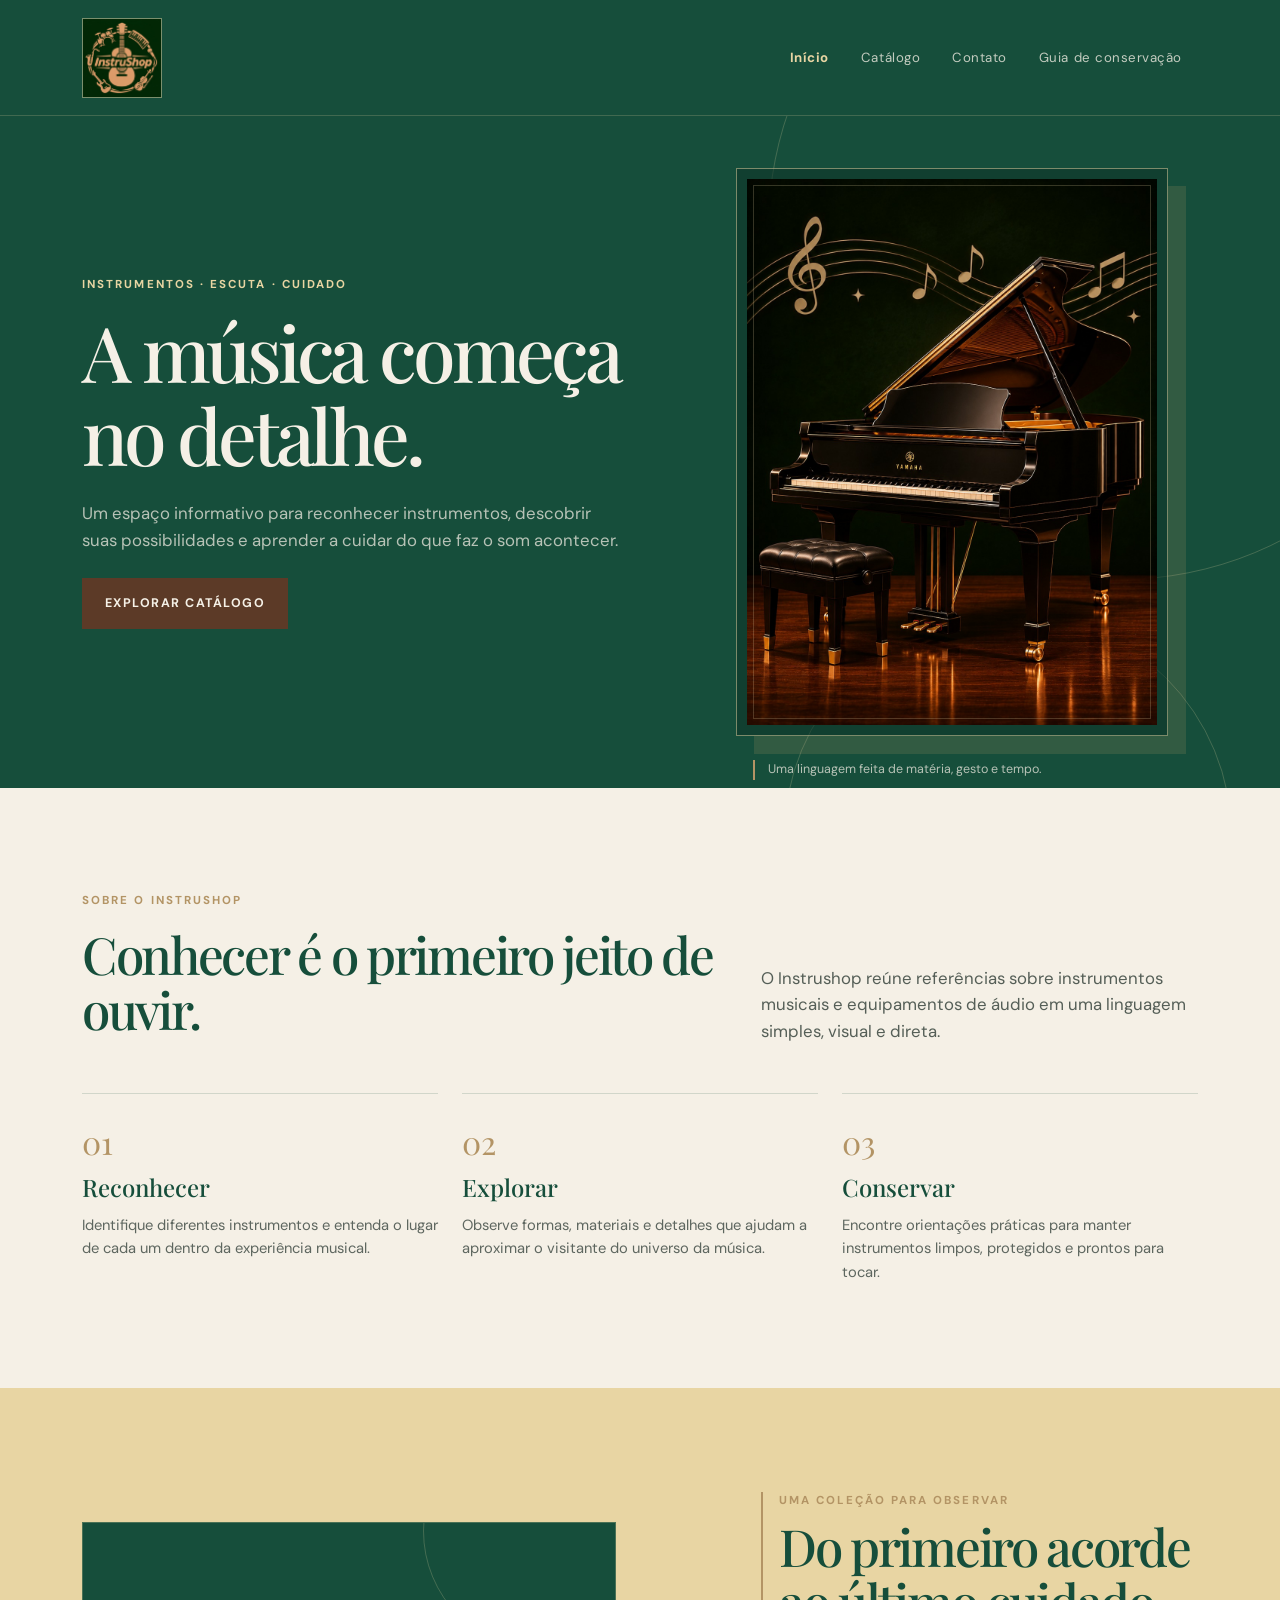
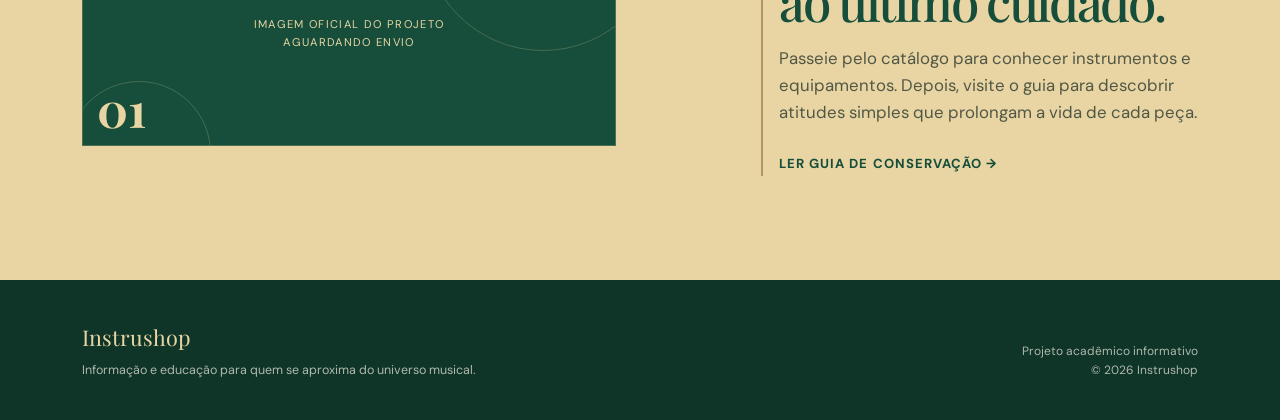
<file: index.html>
<!doctype html>
<html lang="pt-BR">
<head>
  <meta charset="utf-8">
  <meta name="viewport" content="width=device-width, initial-scale=1">
  <meta name="description" content="Instrushop: instrumentos musicais, equipamentos de áudio e cuidado com a música.">
  <title>Início — Instrushop</title>
  <link href="https://cdn.jsdelivr.net/npm/bootstrap@5.3.3/dist/css/bootstrap.min.css" rel="stylesheet">
  <link href="css/style.css" rel="stylesheet">
</head>
<body>
  <header class="site-header">
    <nav class="navbar navbar-expand-lg" aria-label="Navegação principal">
      <div class="container">
        <a class="navbar-brand brand-lockup" href="index.html" aria-label="Instrushop — página inicial">
          <img class="brand-logo" src="assets/logo/instrushop-logo.jpeg" alt="Instrushop">
        </a>
        <button class="navbar-toggler" type="button" data-bs-toggle="collapse" data-bs-target="#mainNav" aria-controls="mainNav" aria-expanded="false" aria-label="Abrir menu"><span class="navbar-toggler-icon"></span></button>
        <div class="collapse navbar-collapse justify-content-end" id="mainNav">
          <ul class="navbar-nav align-items-lg-center">
            <li class="nav-item"><a class="nav-link" data-page="index.html" href="index.html">Início</a></li>
            <li class="nav-item"><a class="nav-link" data-page="catalogo.html" href="catalogo.html">Catálogo</a></li>
            <li class="nav-item"><a class="nav-link" data-page="contato.html" href="contato.html">Contato</a></li>
            <li class="nav-item"><a class="nav-link" data-page="guia-conservacao.html" href="guia-conservacao.html">Guia de conservação</a></li>
          </ul>
        </div>
      </div>
    </nav>
  </header>

  <main>
    <section class="hero">
      <div class="container">
        <div class="hero-grid">
          <div>
            <p class="eyebrow">Instrumentos · escuta · cuidado</p>
            <h1 class="display-title mb-4">A música começa no detalhe.</h1>
            <p class="lead-copy mb-4">Um espaço informativo para reconhecer instrumentos, descobrir suas possibilidades e aprender a cuidar do que faz o som acontecer.</p>
            <a class="btn btn-primary-custom" href="catalogo.html">Explorar catálogo</a>
          </div>
          <div class="hero-art" aria-label="Piano de cauda em ambiente escuro com iluminação dourada">
            <div class="hero-photo-frame"><img src="assets/imagens/piano-referencia.jpeg" alt="Piano de cauda preto iluminado em tons dourados, com notas musicais ao fundo"><span class="hero-caption">Uma linguagem feita de matéria, gesto e tempo.</span></div>
          </div>
        </div>
      </div>
    </section>

    <section class="editorial-section">
      <div class="container">
        <div class="row g-5 align-items-end mb-5">
          <div class="col-lg-7">
            <p class="eyebrow">Sobre o Instrushop</p>
            <h2 class="section-title mt-3">Conhecer é o primeiro jeito de ouvir.</h2>
          </div>
          <div class="col-lg-5"><p class="lead-copy mb-0">O Instrushop reúne referências sobre instrumentos musicais e equipamentos de áudio em uma linguagem simples, visual e direta.</p></div>
        </div>
        <div class="row g-4">
          <div class="col-md-4"><article class="feature-card"><span class="feature-number">01</span><h3>Reconhecer</h3><p>Identifique diferentes instrumentos e entenda o lugar de cada um dentro da experiência musical.</p></article></div>
          <div class="col-md-4"><article class="feature-card"><span class="feature-number">02</span><h3>Explorar</h3><p>Observe formas, materiais e detalhes que ajudam a aproximar o visitante do universo da música.</p></article></div>
          <div class="col-md-4"><article class="feature-card"><span class="feature-number">03</span><h3>Conservar</h3><p>Encontre orientações práticas para manter instrumentos limpos, protegidos e prontos para tocar.</p></article></div>
        </div>
      </div>
    </section>

    <section class="band editorial-section">
      <div class="container">
        <div class="row g-5 align-items-center">
          <div class="col-lg-6">
            <div class="placeholder-photo" aria-label="Espaço reservado para a imagem oficial de instrumento enviada pelo projeto"><span>Imagem oficial do projeto<br>aguardando envio</span><b class="photo-label">01</b></div>
          </div>
          <div class="col-lg-5 offset-lg-1">
            <div class="section-kicker"><p class="eyebrow mb-2">Uma coleção para observar</p><h2 class="section-title mb-3">Do primeiro acorde ao último cuidado.</h2><p class="lead-copy mb-4">Passeie pelo catálogo para conhecer instrumentos e equipamentos. Depois, visite o guia para descobrir atitudes simples que prolongam a vida de cada peça.</p><a class="btn-quiet" href="guia-conservacao.html">Ler guia de conservação →</a></div>
          </div>
        </div>
      </div>
    </section>
  </main>

  <footer class="site-footer"><div class="container"><div class="row align-items-end"><div class="col-md-7"><div class="footer-brand">Instrushop</div><p class="footer-note">Informação e educação para quem se aproxima do universo musical.</p></div><div class="col-md-5"><p class="footer-meta mb-0">Projeto acadêmico informativo<br>© <span class="year"></span> Instrushop</p></div></div></div></footer>
  <script src="https://cdn.jsdelivr.net/npm/bootstrap@5.3.3/dist/js/bootstrap.bundle.min.js"></script><script src="js/script.js"></script>
</body>
</html>
</file>
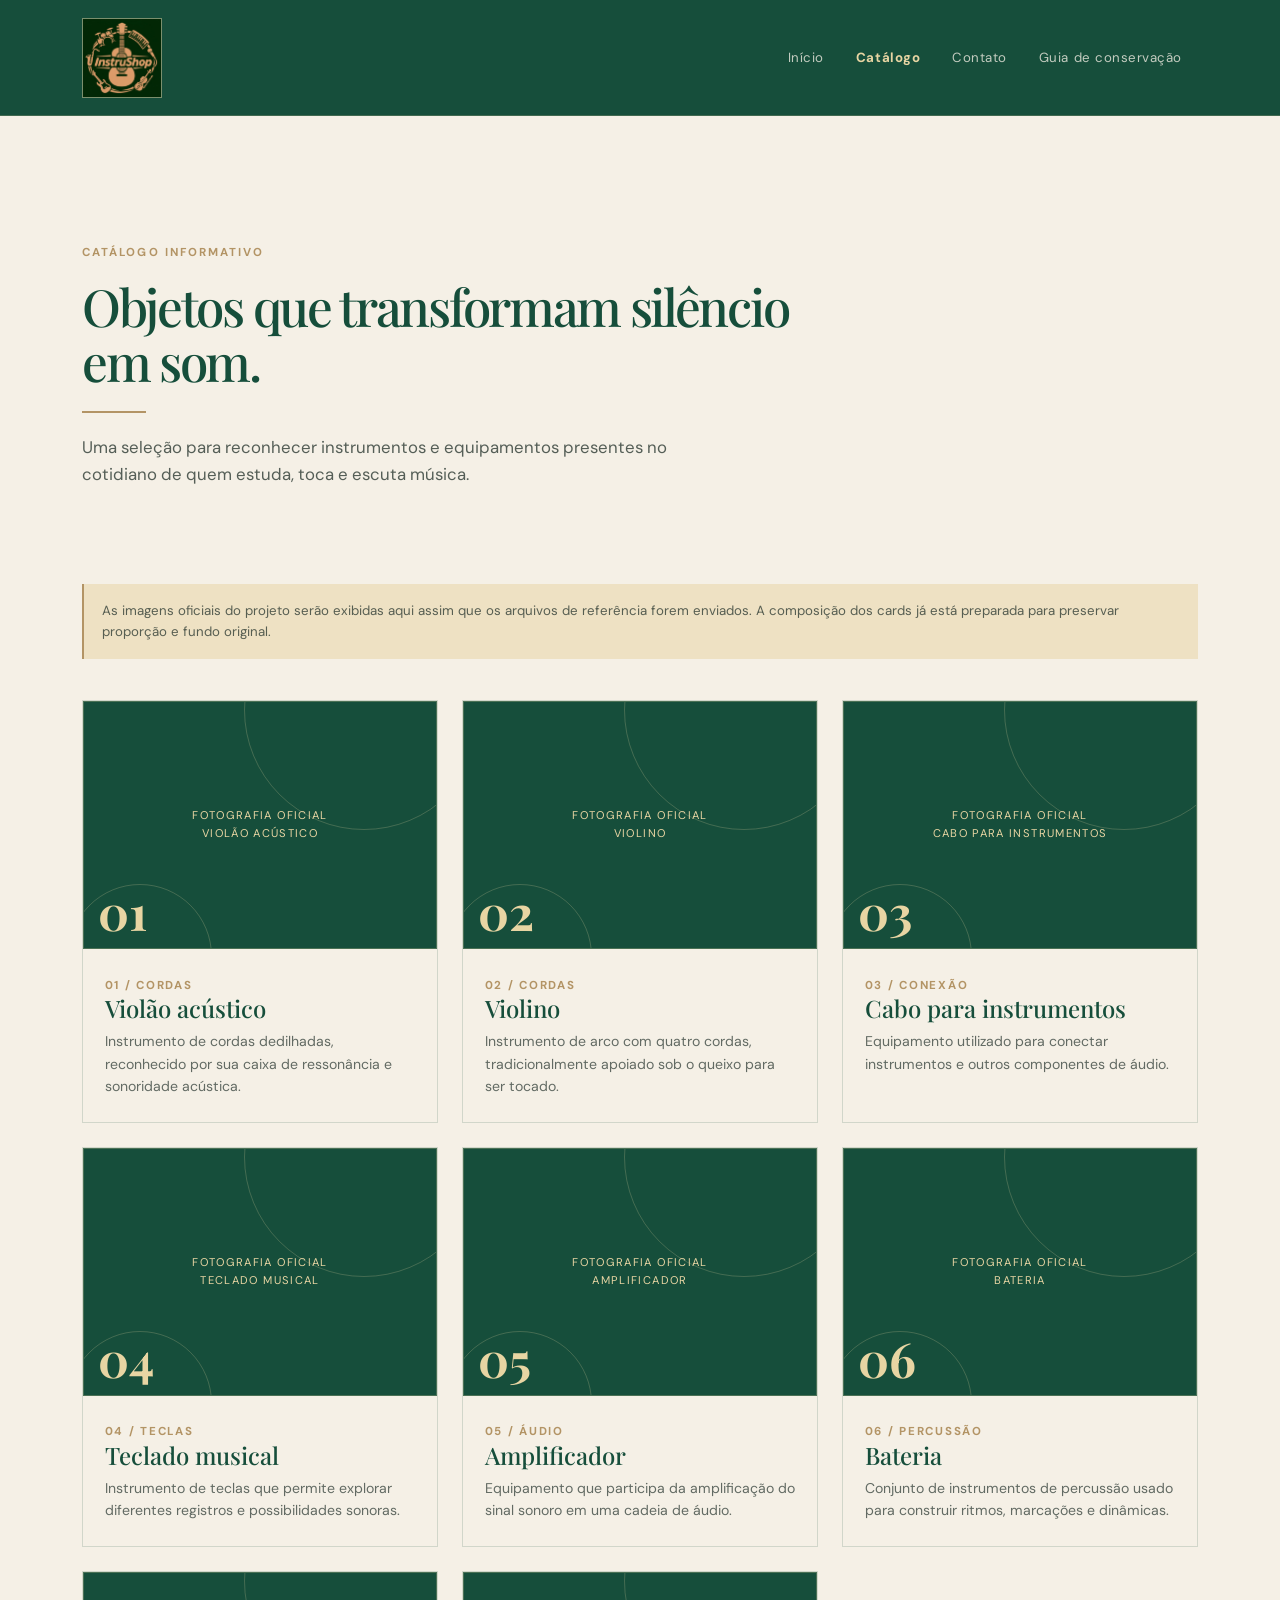
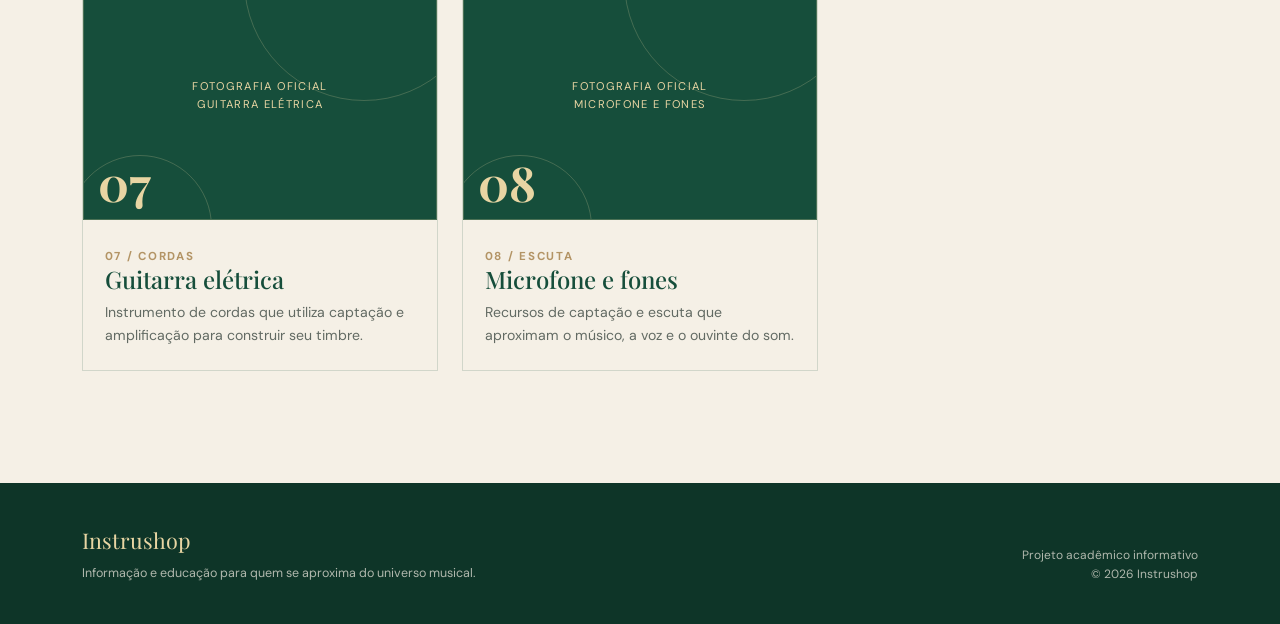
<file: catalogo.html>
<!doctype html>
<html lang="pt-BR">
<head>
  <meta charset="utf-8"><meta name="viewport" content="width=device-width, initial-scale=1">
  <meta name="description" content="Catálogo informativo de instrumentos e equipamentos musicais do Instrushop.">
  <title>Catálogo — Instrushop</title>
  <link href="https://cdn.jsdelivr.net/npm/bootstrap@5.3.3/dist/css/bootstrap.min.css" rel="stylesheet"><link href="css/style.css" rel="stylesheet">
</head>
<body>
  <header class="site-header"><nav class="navbar navbar-expand-lg" aria-label="Navegação principal"><div class="container"><a class="navbar-brand brand-lockup" href="index.html"><img class="brand-logo" src="assets/logo/instrushop-logo.jpeg" alt="Instrushop"></a><button class="navbar-toggler" type="button" data-bs-toggle="collapse" data-bs-target="#mainNav" aria-label="Abrir menu"><span class="navbar-toggler-icon"></span></button><div class="collapse navbar-collapse justify-content-end" id="mainNav"><ul class="navbar-nav align-items-lg-center"><li class="nav-item"><a class="nav-link" data-page="index.html" href="index.html">Início</a></li><li class="nav-item"><a class="nav-link" data-page="catalogo.html" href="catalogo.html">Catálogo</a></li><li class="nav-item"><a class="nav-link" data-page="contato.html" href="contato.html">Contato</a></li><li class="nav-item"><a class="nav-link" data-page="guia-conservacao.html" href="guia-conservacao.html">Guia de conservação</a></li></ul></div></div></nav></header>
  <main><section class="page-intro"><div class="container"><div class="row"><div class="col-lg-8"><p class="eyebrow">Catálogo informativo</p><h1 class="section-title mt-3 mb-3">Objetos que transformam silêncio em som.</h1><div class="rule"></div><p class="lead-copy">Uma seleção para reconhecer instrumentos e equipamentos presentes no cotidiano de quem estuda, toca e escuta música.</p></div></div></div></section>
    <section class="catalog-grid"><div class="container"><div class="asset-note">As imagens oficiais do projeto serão exibidas aqui assim que os arquivos de referência forem enviados. A composição dos cards já está preparada para preservar proporção e fundo original.</div><div class="row g-4">
      <div class="col-md-6 col-lg-4"><article class="product-card"><div class="placeholder-photo"><span>Fotografia oficial<br>violão acústico</span><b class="photo-label">01</b></div><div class="product-copy"><span class="product-index">01 / CORDAS</span><h3>Violão acústico</h3><p>Instrumento de cordas dedilhadas, reconhecido por sua caixa de ressonância e sonoridade acústica.</p></div></article></div>
      <div class="col-md-6 col-lg-4"><article class="product-card"><div class="placeholder-photo"><span>Fotografia oficial<br>violino</span><b class="photo-label">02</b></div><div class="product-copy"><span class="product-index">02 / CORDAS</span><h3>Violino</h3><p>Instrumento de arco com quatro cordas, tradicionalmente apoiado sob o queixo para ser tocado.</p></div></article></div>
      <div class="col-md-6 col-lg-4"><article class="product-card"><div class="placeholder-photo"><span>Fotografia oficial<br>cabo para instrumentos</span><b class="photo-label">03</b></div><div class="product-copy"><span class="product-index">03 / CONEXÃO</span><h3>Cabo para instrumentos</h3><p>Equipamento utilizado para conectar instrumentos e outros componentes de áudio.</p></div></article></div>
      <div class="col-md-6 col-lg-4"><article class="product-card"><div class="placeholder-photo"><span>Fotografia oficial<br>teclado musical</span><b class="photo-label">04</b></div><div class="product-copy"><span class="product-index">04 / TECLAS</span><h3>Teclado musical</h3><p>Instrumento de teclas que permite explorar diferentes registros e possibilidades sonoras.</p></div></article></div>
      <div class="col-md-6 col-lg-4"><article class="product-card"><div class="placeholder-photo"><span>Fotografia oficial<br>amplificador</span><b class="photo-label">05</b></div><div class="product-copy"><span class="product-index">05 / ÁUDIO</span><h3>Amplificador</h3><p>Equipamento que participa da amplificação do sinal sonoro em uma cadeia de áudio.</p></div></article></div>
      <div class="col-md-6 col-lg-4"><article class="product-card"><div class="placeholder-photo"><span>Fotografia oficial<br>bateria</span><b class="photo-label">06</b></div><div class="product-copy"><span class="product-index">06 / PERCUSSÃO</span><h3>Bateria</h3><p>Conjunto de instrumentos de percussão usado para construir ritmos, marcações e dinâmicas.</p></div></article></div>
      <div class="col-md-6 col-lg-4"><article class="product-card"><div class="placeholder-photo"><span>Fotografia oficial<br>guitarra elétrica</span><b class="photo-label">07</b></div><div class="product-copy"><span class="product-index">07 / CORDAS</span><h3>Guitarra elétrica</h3><p>Instrumento de cordas que utiliza captação e amplificação para construir seu timbre.</p></div></article></div>
      <div class="col-md-6 col-lg-4"><article class="product-card"><div class="placeholder-photo"><span>Fotografia oficial<br>microfone e fones</span><b class="photo-label">08</b></div><div class="product-copy"><span class="product-index">08 / ESCUTA</span><h3>Microfone e fones</h3><p>Recursos de captação e escuta que aproximam o músico, a voz e o ouvinte do som.</p></div></article></div>
    </div></div></section></main>
  <footer class="site-footer"><div class="container"><div class="row align-items-end"><div class="col-md-7"><div class="footer-brand">Instrushop</div><p class="footer-note">Informação e educação para quem se aproxima do universo musical.</p></div><div class="col-md-5"><p class="footer-meta mb-0">Projeto acadêmico informativo<br>© <span class="year"></span> Instrushop</p></div></div></div></footer><script src="https://cdn.jsdelivr.net/npm/bootstrap@5.3.3/dist/js/bootstrap.bundle.min.js"></script><script src="js/script.js"></script>
</body></html>
</file>
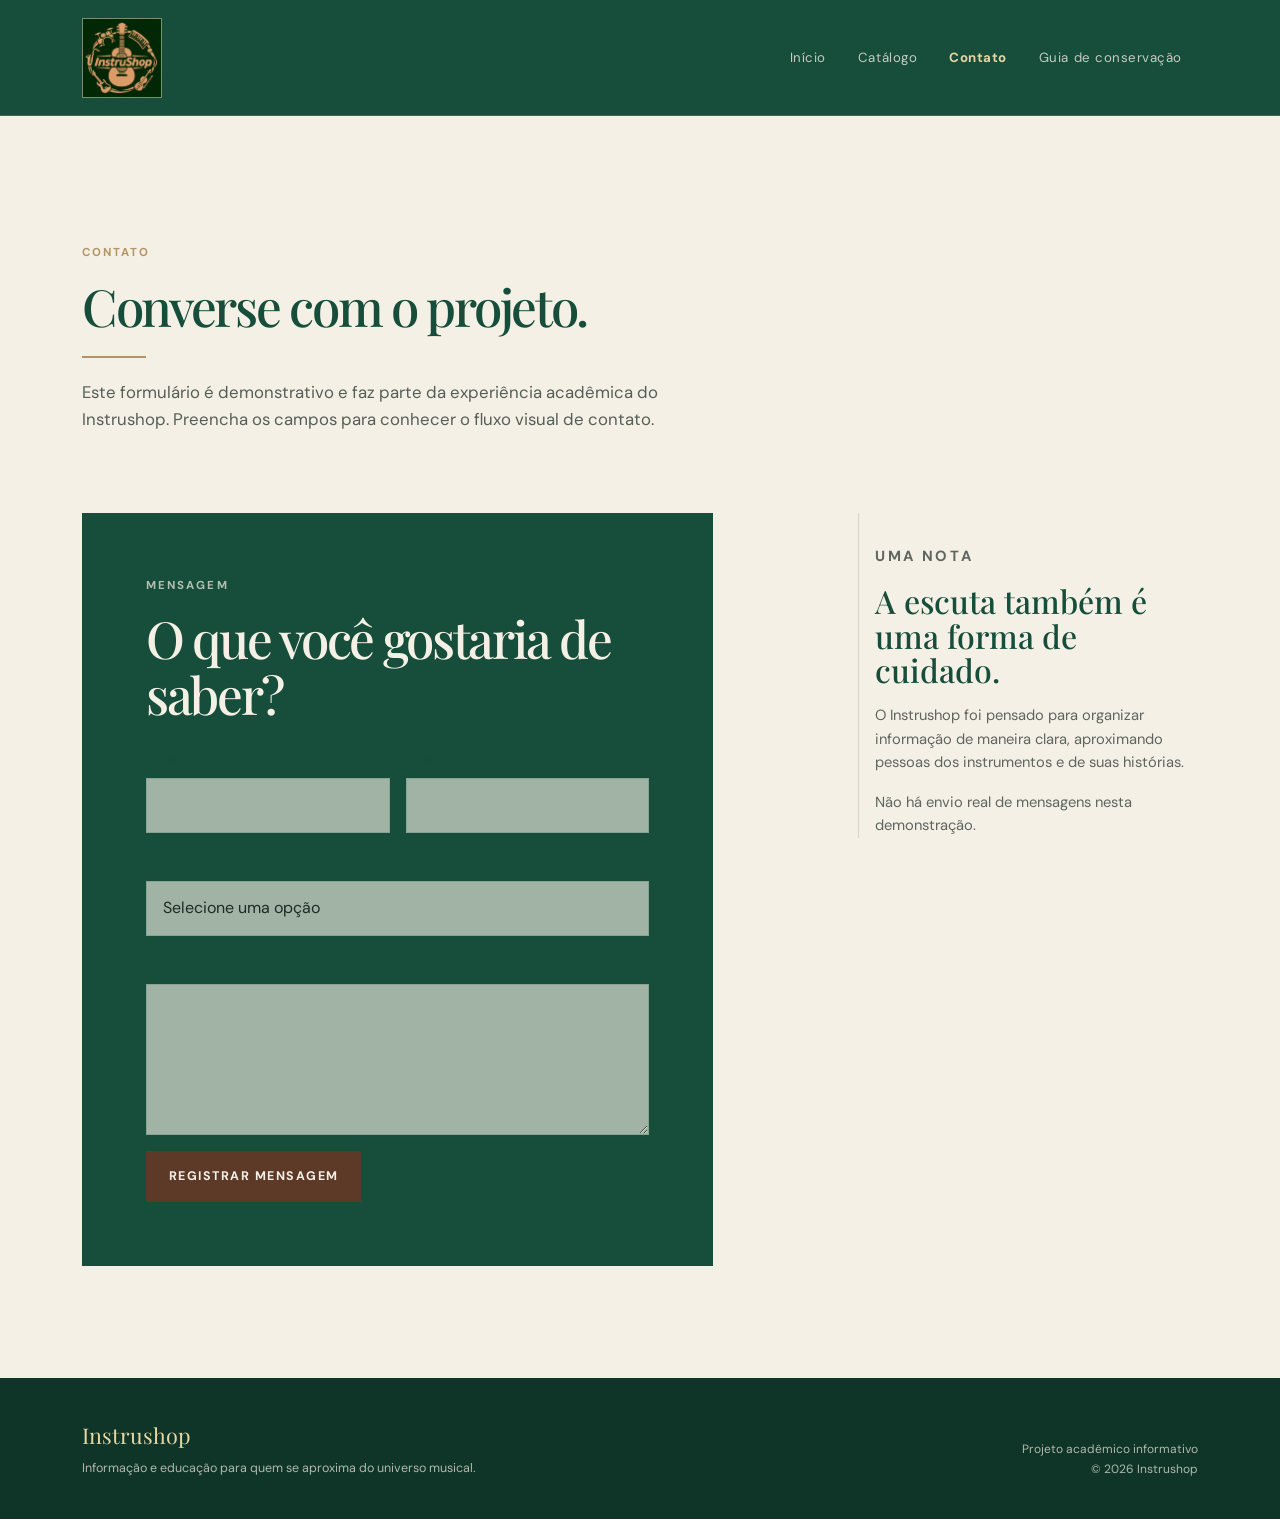
<file: contato.html>
<!doctype html>
<html lang="pt-BR"><head><meta charset="utf-8"><meta name="viewport" content="width=device-width, initial-scale=1"><meta name="description" content="Formulário de contato demonstrativo do Instrushop."><title>Contato — Instrushop</title><link href="https://cdn.jsdelivr.net/npm/bootstrap@5.3.3/dist/css/bootstrap.min.css" rel="stylesheet"><link href="css/style.css" rel="stylesheet"></head>
<body><header class="site-header"><nav class="navbar navbar-expand-lg" aria-label="Navegação principal"><div class="container"><a class="navbar-brand brand-lockup" href="index.html"><img class="brand-logo" src="assets/logo/instrushop-logo.jpeg" alt="Instrushop"></a><button class="navbar-toggler" type="button" data-bs-toggle="collapse" data-bs-target="#mainNav" aria-label="Abrir menu"><span class="navbar-toggler-icon"></span></button><div class="collapse navbar-collapse justify-content-end" id="mainNav"><ul class="navbar-nav align-items-lg-center"><li class="nav-item"><a class="nav-link" data-page="index.html" href="index.html">Início</a></li><li class="nav-item"><a class="nav-link" data-page="catalogo.html" href="catalogo.html">Catálogo</a></li><li class="nav-item"><a class="nav-link" data-page="contato.html" href="contato.html">Contato</a></li><li class="nav-item"><a class="nav-link" data-page="guia-conservacao.html" href="guia-conservacao.html">Guia de conservação</a></li></ul></div></div></nav></header>
<main><section class="page-intro"><div class="container"><div class="row"><div class="col-lg-8"><p class="eyebrow">Contato</p><h1 class="section-title mt-3 mb-3">Converse com o projeto.</h1><div class="rule"></div><p class="lead-copy">Este formulário é demonstrativo e faz parte da experiência acadêmica do Instrushop. Preencha os campos para conhecer o fluxo visual de contato.</p></div></div></div></section>
<section class="contact-shell"><div class="container"><div class="row g-5 align-items-start"><div class="col-lg-7"><div class="contact-panel"><p class="eyebrow">Mensagem</p><h2 class="section-title mt-3 mb-4">O que você gostaria de saber?</h2><form id="contactForm" novalidate><div class="row g-3"><div class="col-md-6"><label class="form-label" for="name">Nome</label><input class="form-control" id="name" name="name" type="text" required><div class="invalid-feedback">Informe seu nome.</div></div><div class="col-md-6"><label class="form-label" for="email">E-mail</label><input class="form-control" id="email" name="email" type="email" required><div class="invalid-feedback">Informe um e-mail válido.</div></div><div class="col-12"><label class="form-label" for="subject">Assunto</label><select class="form-select" id="subject" name="subject" required><option value="" selected disabled>Selecione uma opção</option><option>Instrumentos musicais</option><option>Equipamentos de áudio</option><option>Conservação</option><option>Projeto acadêmico</option></select><div class="invalid-feedback">Selecione um assunto.</div></div><div class="col-12"><label class="form-label" for="message">Mensagem</label><textarea class="form-control" id="message" name="message" rows="5" required></textarea><div class="invalid-feedback">Escreva uma mensagem.</div></div><div class="col-12"><button class="btn btn-primary-custom" type="submit">Registrar mensagem</button><div id="formFeedback" class="form-feedback" role="status" aria-live="polite"></div></div></div></form></div></div><div class="col-lg-4 offset-lg-1"><aside class="contact-aside"><p class="eyebrow">Uma nota</p><h3 class="mt-3 mb-3">A escuta também é uma forma de cuidado.</h3><p>O Instrushop foi pensado para organizar informação de maneira clara, aproximando pessoas dos instrumentos e de suas histórias.</p><p class="mb-0">Não há envio real de mensagens nesta demonstração.</p></aside></div></div></div></section></main>
<footer class="site-footer"><div class="container"><div class="row align-items-end"><div class="col-md-7"><div class="footer-brand">Instrushop</div><p class="footer-note">Informação e educação para quem se aproxima do universo musical.</p></div><div class="col-md-5"><p class="footer-meta mb-0">Projeto acadêmico informativo<br>© <span class="year"></span> Instrushop</p></div></div></div></footer><script src="https://cdn.jsdelivr.net/npm/bootstrap@5.3.3/dist/js/bootstrap.bundle.min.js"></script><script src="js/script.js"></script></body></html>
</file>
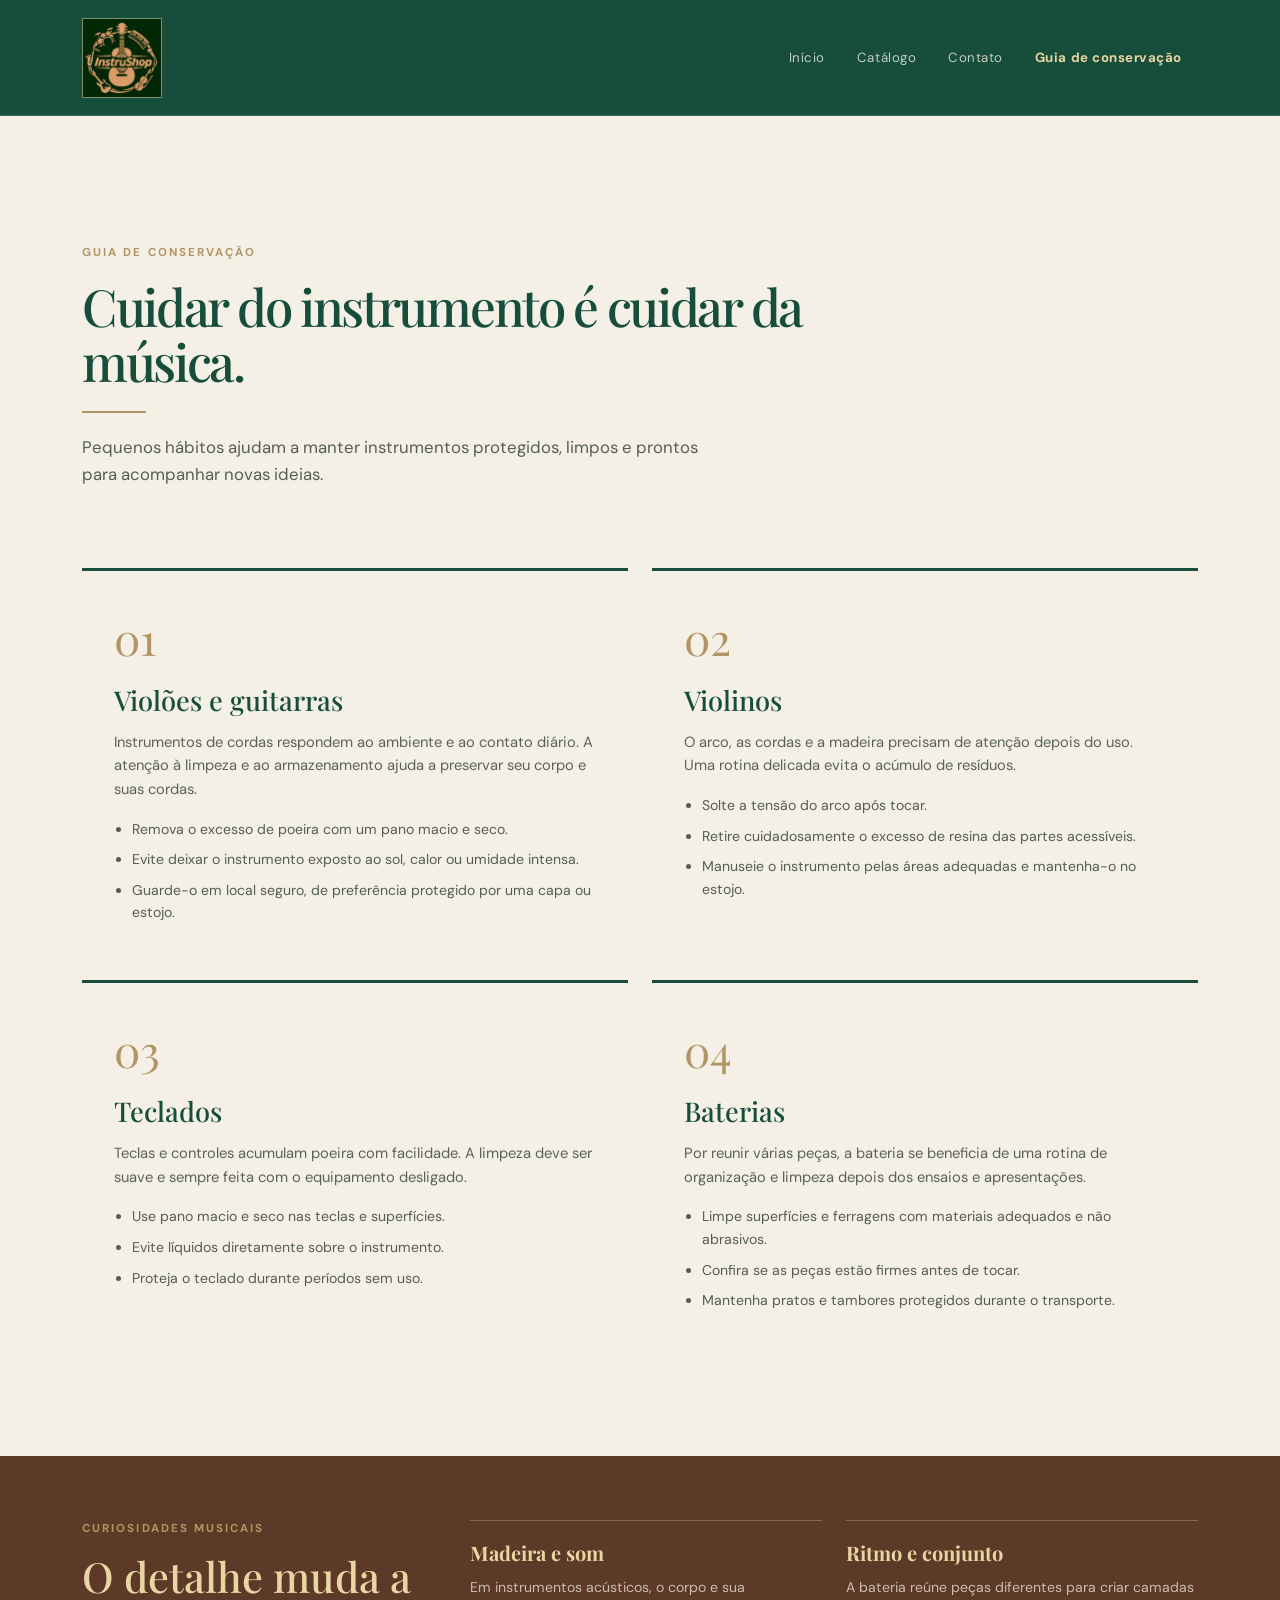
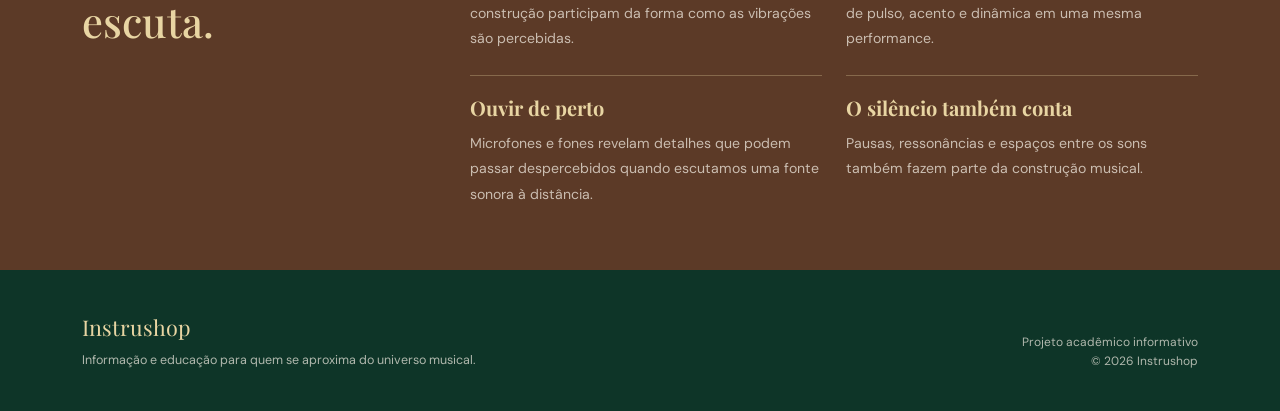
<file: guia-conservacao.html>
<!doctype html>
<html lang="pt-BR"><head><meta charset="utf-8"><meta name="viewport" content="width=device-width, initial-scale=1"><meta name="description" content="Guia de conservação de instrumentos musicais do Instrushop."><title>Guia de conservação — Instrushop</title><link href="https://cdn.jsdelivr.net/npm/bootstrap@5.3.3/dist/css/bootstrap.min.css" rel="stylesheet"><link href="css/style.css" rel="stylesheet"></head>
<body><header class="site-header"><nav class="navbar navbar-expand-lg" aria-label="Navegação principal"><div class="container"><a class="navbar-brand brand-lockup" href="index.html"><img class="brand-logo" src="assets/logo/instrushop-logo.jpeg" alt="Instrushop"></a><button class="navbar-toggler" type="button" data-bs-toggle="collapse" data-bs-target="#mainNav" aria-label="Abrir menu"><span class="navbar-toggler-icon"></span></button><div class="collapse navbar-collapse justify-content-end" id="mainNav"><ul class="navbar-nav align-items-lg-center"><li class="nav-item"><a class="nav-link" data-page="index.html" href="index.html">Início</a></li><li class="nav-item"><a class="nav-link" data-page="catalogo.html" href="catalogo.html">Catálogo</a></li><li class="nav-item"><a class="nav-link" data-page="contato.html" href="contato.html">Contato</a></li><li class="nav-item"><a class="nav-link" data-page="guia-conservacao.html" href="guia-conservacao.html">Guia de conservação</a></li></ul></div></div></nav></header>
<main><section class="page-intro"><div class="container"><div class="row"><div class="col-lg-8"><p class="eyebrow">Guia de conservação</p><h1 class="section-title mt-3 mb-3">Cuidar do instrumento é cuidar da música.</h1><div class="rule"></div><p class="lead-copy">Pequenos hábitos ajudam a manter instrumentos protegidos, limpos e prontos para acompanhar novas ideias.</p></div></div></div></section>
<section class="guide-grid"><div class="container"><div class="row g-4"><div class="col-md-6"><article class="guide-card"><div class="guide-icon">01</div><h3>Violões e guitarras</h3><p>Instrumentos de cordas respondem ao ambiente e ao contato diário. A atenção à limpeza e ao armazenamento ajuda a preservar seu corpo e suas cordas.</p><ul><li>Remova o excesso de poeira com um pano macio e seco.</li><li>Evite deixar o instrumento exposto ao sol, calor ou umidade intensa.</li><li>Guarde-o em local seguro, de preferência protegido por uma capa ou estojo.</li></ul></article></div><div class="col-md-6"><article class="guide-card"><div class="guide-icon">02</div><h3>Violinos</h3><p>O arco, as cordas e a madeira precisam de atenção depois do uso. Uma rotina delicada evita o acúmulo de resíduos.</p><ul><li>Solte a tensão do arco após tocar.</li><li>Retire cuidadosamente o excesso de resina das partes acessíveis.</li><li>Manuseie o instrumento pelas áreas adequadas e mantenha-o no estojo.</li></ul></article></div><div class="col-md-6"><article class="guide-card"><div class="guide-icon">03</div><h3>Teclados</h3><p>Teclas e controles acumulam poeira com facilidade. A limpeza deve ser suave e sempre feita com o equipamento desligado.</p><ul><li>Use pano macio e seco nas teclas e superfícies.</li><li>Evite líquidos diretamente sobre o instrumento.</li><li>Proteja o teclado durante períodos sem uso.</li></ul></article></div><div class="col-md-6"><article class="guide-card"><div class="guide-icon">04</div><h3>Baterias</h3><p>Por reunir várias peças, a bateria se beneficia de uma rotina de organização e limpeza depois dos ensaios e apresentações.</p><ul><li>Limpe superfícies e ferragens com materiais adequados e não abrasivos.</li><li>Confira se as peças estão firmes antes de tocar.</li><li>Mantenha pratos e tambores protegidos durante o transporte.</li></ul></article></div></div></div></section>
<section class="trivia"><div class="container"><div class="row g-5"><div class="col-lg-4"><p class="eyebrow">Curiosidades musicais</p><h2 class="mt-3">O detalhe muda a escuta.</h2></div><div class="col-lg-8"><div class="row g-4"><div class="col-md-6"><div class="trivia-item"><strong>Madeira e som</strong><span>Em instrumentos acústicos, o corpo e sua construção participam da forma como as vibrações são percebidas.</span></div></div><div class="col-md-6"><div class="trivia-item"><strong>Ritmo e conjunto</strong><span>A bateria reúne peças diferentes para criar camadas de pulso, acento e dinâmica em uma mesma performance.</span></div></div><div class="col-md-6"><div class="trivia-item"><strong>Ouvir de perto</strong><span>Microfones e fones revelam detalhes que podem passar despercebidos quando escutamos uma fonte sonora à distância.</span></div></div><div class="col-md-6"><div class="trivia-item"><strong>O silêncio também conta</strong><span>Pausas, ressonâncias e espaços entre os sons também fazem parte da construção musical.</span></div></div></div></div></div></div></section></main>
<footer class="site-footer"><div class="container"><div class="row align-items-end"><div class="col-md-7"><div class="footer-brand">Instrushop</div><p class="footer-note">Informação e educação para quem se aproxima do universo musical.</p></div><div class="col-md-5"><p class="footer-meta mb-0">Projeto acadêmico informativo<br>© <span class="year"></span> Instrushop</p></div></div></div></footer><script src="https://cdn.jsdelivr.net/npm/bootstrap@5.3.3/dist/js/bootstrap.bundle.min.js"></script><script src="js/script.js"></script></body></html>
</file>
<file: css/style.css>
@import url('https://fonts.googleapis.com/css2?family=DM+Sans:wght@400;500;600;700&family=Playfair+Display:wght@600;700&display=swap');

:root {
  --forest: #164e3b;
  --forest-deep: #0e3528;
  --copper: #b39465;
  --brown: #5c3a27;
  --cream: #e8d5a3;
  --paper: #f5f0e6;
  --ink: #1c2b25;
  --line: rgba(22, 78, 59, .16);
  --shadow: 0 18px 45px rgba(14, 53, 40, .12);
}

* { box-sizing: border-box; }
html { scroll-behavior: smooth; }
body {
  margin: 0;
  overflow-x: hidden;
  background: var(--paper);
  color: var(--ink);
  font-family: 'DM Sans', sans-serif;
  line-height: 1.6;
}
a { color: inherit; }
img { max-width: 100%; display: block; }

.site-header {
  background: var(--forest);
  color: var(--paper);
  border-bottom: 1px solid rgba(232, 213, 163, .2);
}
.navbar { --bs-navbar-padding-y: 1.1rem; }
.navbar-brand { padding: 0; }
.brand-lockup { display: inline-flex; align-items: center; gap: .75rem; color: var(--paper); text-decoration: none; }
.brand-logo { width: 5rem; height: 5rem; object-fit: contain; border-radius: 0; border: 1px solid rgba(232, 213, 163, .48); }
.brand-mark {
  width: 2.55rem; height: 2.55rem; display: grid; place-items: center;
  border: 1px solid var(--copper); color: var(--cream); border-radius: 50%;
  font-family: 'Playfair Display', serif; font-size: 1.25rem;
}
.brand-name { font-family: 'Playfair Display', serif; font-size: 1.5rem; letter-spacing: -.03em; }
.navbar-toggler { border-color: rgba(232, 213, 163, .55); }
.navbar-toggler-icon { filter: invert(87%) sepia(17%) saturate(587%) hue-rotate(358deg) brightness(92%); }
.nav-link { color: rgba(245, 240, 230, .78); font-size: .83rem; letter-spacing: .04em; padding-inline: 1rem !important; transition: color .2s ease; }
.nav-link:hover, .navbar .nav-link.active { color: var(--cream) !important; }
.navbar .nav-link.active { font-weight: 700; }

h1, h2, h3, h4 { font-family: 'Playfair Display', serif; line-height: 1.08; color: var(--forest); }
.eyebrow { color: var(--copper); font-size: .72rem; font-weight: 700; letter-spacing: .18em; text-transform: uppercase; }
.display-title { font-size: clamp(3rem, 6vw, 5.8rem); letter-spacing: -.055em; }
.section-title { font-size: clamp(2.2rem, 4vw, 3.65rem); letter-spacing: -.045em; }
.lead-copy { color: rgba(28, 43, 37, .74); font-size: 1.05rem; max-width: 39rem; }

.btn-primary-custom {
  background: var(--brown); border-color: var(--brown); color: var(--paper);
  border-radius: 0; font-size: .78rem; font-weight: 700; letter-spacing: .12em;
  padding: .95rem 1.35rem; text-transform: uppercase;
}
.btn-primary-custom:hover { background: var(--forest); border-color: var(--forest); color: var(--paper); }
.btn-quiet { color: var(--forest); font-weight: 700; font-size: .82rem; letter-spacing: .08em; text-decoration: none; text-transform: uppercase; }
.btn-quiet:hover { color: var(--brown); }

.hero {
  position: relative; min-height: 42rem; display: flex; align-items: center;
  background: var(--forest); color: var(--paper); isolation: isolate; overflow: hidden;
}
.hero::before, .hero::after { content: ''; position: absolute; border: 1px solid rgba(232, 213, 163, .22); border-radius: 50%; z-index: -1; }
.hero::before { width: 44rem; height: 44rem; right: -12rem; top: -15rem; }
.hero::after { width: 28rem; height: 28rem; right: 3rem; bottom: -17rem; }
.hero h1 { color: var(--paper); }
.hero .lead-copy { color: rgba(245, 240, 230, .72); }
.hero .eyebrow { color: var(--cream); }
.hero-grid { display: grid; grid-template-columns: 1.05fr .95fr; align-items: center; gap: 5rem; }
.hero-art { position: relative; min-height: 32rem; display: grid; place-items: center; }
.hero-photo-frame { width: min(27rem, 90vw); position: relative; border: 1px solid rgba(232, 213, 163, .5); padding: .65rem; background: rgba(14, 53, 40, .58); box-shadow: 18px 18px 0 rgba(179, 148, 101, .18); }
.hero-photo-frame::before { content: ''; position: absolute; inset: 1rem; border: 1px solid rgba(232, 213, 163, .22); pointer-events: none; z-index: 1; }
.hero-photo-frame img { width: 100%; aspect-ratio: 3 / 4; object-fit: cover; object-position: center; }
.hero-caption { position: absolute; bottom: -2.8rem; left: 1rem; border-left: 2px solid var(--copper); padding-left: .8rem; color: rgba(245,240,230,.72); font-size: .78rem; }

.page-intro { padding: 8rem 0 4rem; }
.page-intro .rule { width: 4rem; height: 2px; background: var(--copper); margin: 1.35rem 0; }

.editorial-section { padding: 6.5rem 0; }
.band { background: var(--cream); }
.section-kicker { border-left: 2px solid var(--copper); padding-left: 1rem; }
.feature-card { border-top: 1px solid var(--line); padding-top: 1.35rem; height: 100%; }
.feature-number { color: var(--copper); font-family: 'Playfair Display', serif; font-size: 2rem; }
.feature-card h3 { font-size: 1.5rem; margin: .5rem 0 .8rem; }
.feature-card p { color: rgba(28,43,37,.7); font-size: .92rem; margin: 0; }
.split-note { border: 1px solid rgba(22,78,59,.25); padding: 2.3rem; background: rgba(245,240,230,.54); }
.split-note h3 { font-size: 2.25rem; }

.placeholder-photo {
  min-height: 14rem; display: grid; place-items: center; position: relative; overflow: hidden;
  background: var(--forest); color: var(--cream); border: 1px solid rgba(232,213,163,.25);
}
.placeholder-photo::before, .placeholder-photo::after { content: ''; position: absolute; border: 1px solid rgba(232,213,163,.22); border-radius: 50%; }
.placeholder-photo::before { width: 15rem; height: 15rem; top: -7rem; right: -3rem; }
.placeholder-photo::after { width: 9rem; height: 9rem; bottom: -5rem; left: -1rem; }
.placeholder-photo span { z-index: 1; font-size: .7rem; letter-spacing: .12em; text-align: center; text-transform: uppercase; padding: 1rem; }
.photo-label { position: absolute; bottom: .8rem; left: .9rem; z-index: 1; font-size: 3rem; line-height: 1; font-family: 'Playfair Display', serif; }

.catalog-grid { padding: 1rem 0 7rem; }
.product-card { height: 100%; background: rgba(245,240,230,.72); border: 1px solid var(--line); transition: transform .2s ease, box-shadow .2s ease; }
.product-card:hover { transform: translateY(-4px); box-shadow: var(--shadow); }
.product-card .placeholder-photo { min-height: 15.5rem; }
.product-copy { padding: 1.35rem 1.35rem 1.5rem; }
.product-copy h3 { font-size: 1.5rem; margin-bottom: .5rem; }
.product-copy p { color: rgba(28,43,37,.68); font-size: .88rem; margin: 0; }
.product-index { color: var(--copper); font-weight: 700; font-size: .72rem; letter-spacing: .15em; }
.asset-note { padding: 1rem 1.15rem; margin-bottom: 2.6rem; background: rgba(232,213,163,.52); border-left: 2px solid var(--copper); color: rgba(28,43,37,.72); font-size: .83rem; }

.contact-shell { padding: 0 0 7rem; }
.contact-panel { background: var(--forest); color: var(--paper); padding: clamp(2rem, 5vw, 5rem); }
.contact-panel h2 { color: var(--paper); }
.contact-panel p { color: rgba(245,240,230,.7); }
.form-label { color: var(--forest); font-size: .75rem; font-weight: 700; letter-spacing: .1em; text-transform: uppercase; }
.form-control, .form-select { border-radius: 0; border: 1px solid var(--line); background: rgba(245,240,230,.62); padding: .9rem 1rem; color: var(--ink); }
.form-control:focus, .form-select:focus { border-color: var(--copper); box-shadow: 0 0 0 .2rem rgba(179,148,101,.2); }
.form-feedback { display: none; margin-top: 1rem; padding: .9rem 1rem; font-size: .85rem; }
.form-feedback.is-success, .form-feedback.is-error { display: block; }
.form-feedback.is-success { background: rgba(22,78,59,.12); color: var(--forest); }
.form-feedback.is-error { background: rgba(92,58,39,.12); color: var(--brown); }
.contact-aside { padding: 2rem 0 0 1rem; border-left: 1px solid var(--line); }
.contact-aside h3 { font-size: 2rem; }
.contact-aside p { color: rgba(28,43,37,.7); font-size: .92rem; }

.guide-grid { padding-bottom: 7rem; }
.guide-card { height: 100%; padding: 2rem; background: rgba(245,240,230,.72); border-top: 3px solid var(--forest); }
.guide-card h3 { font-size: 1.7rem; margin: .75rem 0 1rem; }
.guide-card p { color: rgba(28,43,37,.72); font-size: .92rem; }
.guide-card ul { padding-left: 1.1rem; color: rgba(28,43,37,.75); font-size: .88rem; margin-bottom: 0; }
.guide-card li + li { margin-top: .5rem; }
.guide-icon { color: var(--copper); font-family: 'Playfair Display', serif; font-size: 2.75rem; }
.trivia { background: var(--brown); color: var(--paper); padding: 4rem 0; }
.trivia h2 { color: var(--cream); font-size: 2.6rem; }
.trivia-item { border-top: 1px solid rgba(232,213,163,.3); padding-top: 1rem; }
.trivia-item strong { display: block; color: var(--cream); font-family: 'Playfair Display', serif; font-size: 1.25rem; margin-bottom: .35rem; }
.trivia-item span { color: rgba(245,240,230,.72); font-size: .88rem; }

.site-footer { padding: 2.5rem 0; background: var(--forest-deep); color: rgba(245,240,230,.7); }
.footer-brand { color: var(--cream); font-family: 'Playfair Display', serif; font-size: 1.35rem; }
.footer-note { font-size: .78rem; margin: .4rem 0 0; }
.footer-meta { font-size: .75rem; text-align: right; }

@media (max-width: 991.98px) {
  .hero-grid { grid-template-columns: 1fr; gap: 2rem; }
  .hero { padding: 5rem 0 4rem; min-height: auto; }
  .hero-art { min-height: 26rem; }
  .hero-photo-frame { width: min(21rem, 78vw); }
  .nav-link { padding: .65rem 0 !important; }
  .contact-aside { border-left: 0; border-top: 1px solid var(--line); padding: 2rem 0 0; margin-top: 2rem; }
}
@media (max-width: 575.98px) {
  .page-intro { padding-top: 5rem; }
  .editorial-section { padding: 4.5rem 0; }
  .display-title { font-size: 3.25rem; }
  .footer-meta { text-align: left; margin-top: 1.5rem; }
  .contact-panel { padding: 2rem 1.25rem; }
}
</file>
